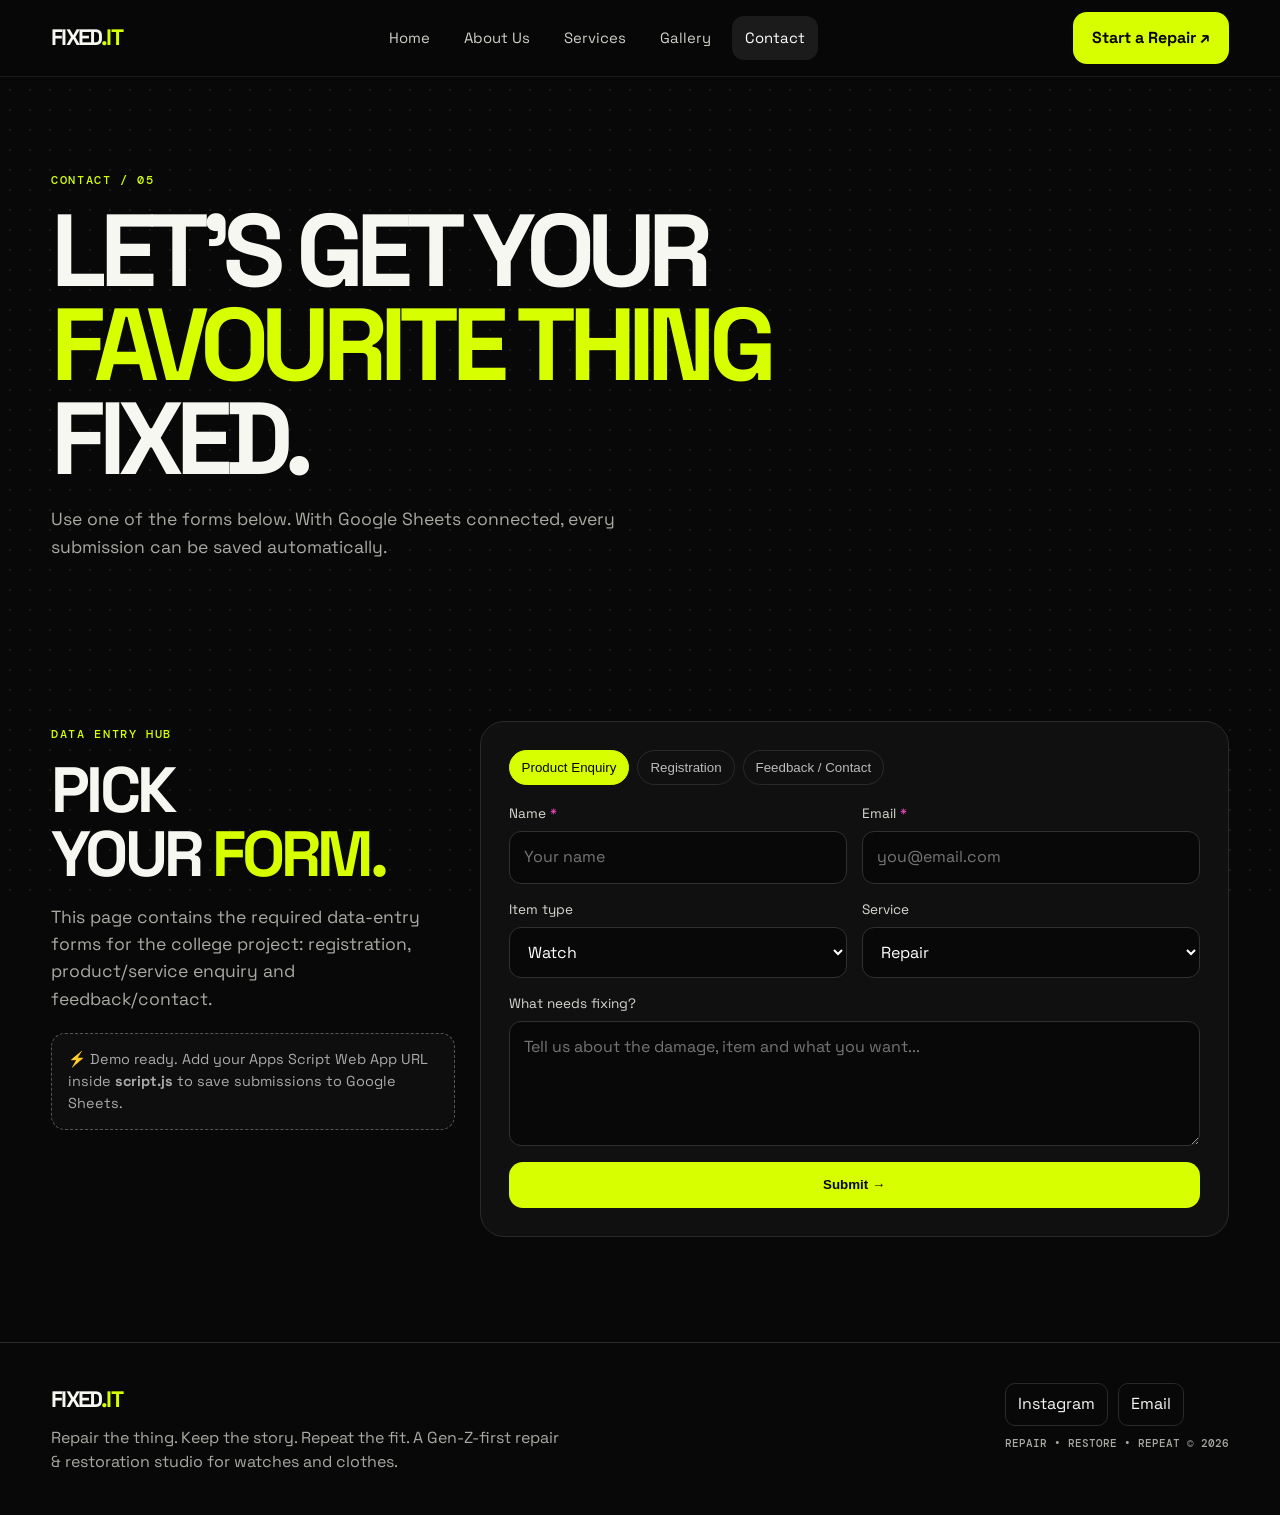
<file: contact.html>
<!DOCTYPE html>
<html lang="en">
<head>
<meta charset="UTF-8">
<meta name="viewport" content="width=device-width, initial-scale=1.0">
<meta name="description" content="FIXED.IT — Gen-Z repair and restoration studio for watches and clothes.">
<title>Contact & Forms | FIXED.IT</title>
<link rel="stylesheet" href="style.css">
</head>
<body>

<header class="nav">
  <div class="container nav-inner">
    <a class="logo" href="index.html">FIXED<span>.IT</span></a>
    <button class="menu" aria-label="Open menu">☰</button>
    <nav class="nav-links">
      <a href="index.html">Home</a>
      <a href="about.html">About Us</a>
      <a href="services.html">Services</a>
      <a href="gallery.html">Gallery</a>
      <a href="contact.html">Contact</a>
    </nav>
    <a class="btn btn-primary" href="contact.html">Start a Repair ↗</a>
  </div>
</header>

<main>
<section class="page-hero">
<div class="container reveal">
<span class="kicker">CONTACT / 05</span>
<h1>LET'S GET YOUR<br><span class="highlight">FAVOURITE THING</span> FIXED.</h1>
<p class="lead">Use one of the forms below. With Google Sheets connected, every submission can be saved automatically.</p>
</div>
</section>
<section class="section">
<div class="container form-wrap">
<div class="form-intro reveal">
<span class="kicker">DATA ENTRY HUB</span>
<h2 style="margin:12px 0 18px">PICK<br>YOUR <span class="highlight">FORM.</span></h2>
<p class="lead">This page contains the required data-entry forms for the college project: registration, product/service enquiry and feedback/contact.</p>
<div class="notice" style="margin-top:20px">⚡ Demo ready. Add your Apps Script Web App URL inside <b>script.js</b> to save submissions to Google Sheets.</div>
</div>
<div class="form-card reveal">
<div class="tabs">
<button class="tab active" data-target="enquiryPanel">Product Enquiry</button>
<button class="tab" data-target="registrationPanel">Registration</button>
<button class="tab" data-target="feedbackPanel">Feedback / Contact</button>
</div>

<div id="enquiryPanel" class="form-panel">
<form data-form>
<input type="hidden" name="formType" value="Product Enquiry">
<div class="form-grid">
<div class="field"><label>Name <span class="required">*</span></label><input name="name" required placeholder="Your name"></div>
<div class="field"><label>Email <span class="required">*</span></label><input type="email" name="email" required placeholder="you@email.com"></div>
<div class="field"><label>Item type</label><select name="itemType"><option>Watch</option><option>Clothing</option><option>Other</option></select></div>
<div class="field"><label>Service</label><select name="service"><option>Repair</option><option>Restoration</option><option>Custom rework</option><option>Not sure</option></select></div>
<div class="field full"><label>What needs fixing?</label><textarea name="message" placeholder="Tell us about the damage, item and what you want..."></textarea></div>
</div><button class="btn btn-primary" type="submit">Submit →</button><div class="form-message"></div>
</form>
</div>

<div id="registrationPanel" class="form-panel" style="display:none">
<form data-form>
<input type="hidden" name="formType" value="Registration">
<div class="form-grid">
<div class="field"><label>Full name <span class="required">*</span></label><input name="name" required></div>
<div class="field"><label>Email <span class="required">*</span></label><input type="email" name="email" required></div>
<div class="field"><label>Phone</label><input name="phone" type="tel"></div>
<div class="field"><label>Age group</label><select name="ageGroup"><option>Under 18</option><option>18–24</option><option>25–34</option><option>35+</option></select></div>
<div class="field full"><label>What are you interested in?</label><input name="interest" placeholder="Watches, clothing, custom restoration..."></div>
</div><button class="btn btn-primary" type="submit">Register →</button><div class="form-message"></div>
</form>
</div>

<div id="feedbackPanel" class="form-panel" style="display:none">
<form data-form>
<input type="hidden" name="formType" value="Feedback / Contact">
<div class="form-grid">
<div class="field"><label>Name <span class="required">*</span></label><input name="name" required></div>
<div class="field"><label>Email <span class="required">*</span></label><input type="email" name="email" required></div>
<div class="field"><label>Rating</label><select name="rating"><option>5 — Iconic</option><option>4 — Great</option><option>3 — Good</option><option>2 — Needs work</option><option>1 — Not it</option></select></div>
<div class="field"><label>Topic</label><select name="topic"><option>General</option><option>Service</option><option>Website</option><option>Suggestion</option></select></div>
<div class="field full"><label>Message <span class="required">*</span></label><textarea name="message" required placeholder="Drop your feedback..."></textarea></div>
</div><button class="btn btn-pink" type="submit">Send feedback →</button><div class="form-message"></div>
</form>
</div>
</div>
</div>
</section>
</main>

<footer class="footer">
  <div class="container footer-grid">
    <div>
      <div class="logo">FIXED<span>.IT</span></div>
      <p style="margin-top:8px">Repair the thing. Keep the story. Repeat the fit. A Gen-Z-first repair & restoration studio for watches and clothes.</p>
    </div>
    <div>
      <div class="socials">
        <a href="https://instagram.com/" target="_blank">Instagram</a>
        <a href="mailto:hello@fixedit.example">Email</a>
      </div>
      <p style="margin-top:10px;font:500 .7rem 'DM Mono',monospace">REPAIR • RESTORE • REPEAT © 2026</p>
    </div>
  </div>
</footer>
<script src="script.js"></script></body></html>
</file>
<file: style.css>
@import url('https://fonts.googleapis.com/css2?family=DM+Mono:wght@400;500&family=Space+Grotesk:wght@400;500;600;700&display=swap');

:root{
  --bg:#080808; --card:#121212; --card2:#181818; --text:#f7f7f2; --muted:#a9a9a3;
  --lime:#d7ff00; --pink:#ff4ecd; --violet:#8d5cff; --cyan:#00e5ff; --line:#2a2a2a;
  --radius:24px; --max:1180px;
}
*{box-sizing:border-box;margin:0;padding:0}
html{scroll-behavior:smooth}
body{font-family:'Space Grotesk',sans-serif;background:var(--bg);color:var(--text);line-height:1.55;overflow-x:hidden}
body:before{content:"";position:fixed;inset:0;pointer-events:none;opacity:.08;background-image:radial-gradient(#fff 1px,transparent 1px);background-size:20px 20px;z-index:-1}
a{color:inherit;text-decoration:none}
img{max-width:100%;display:block}
.container{width:min(var(--max),92%);margin:auto}
.nav{position:sticky;top:0;z-index:50;background:rgba(8,8,8,.82);backdrop-filter:blur(18px);border-bottom:1px solid rgba(255,255,255,.08)}
.nav-inner{height:76px;display:flex;align-items:center;justify-content:space-between}
.logo{font-size:1.4rem;font-weight:900;letter-spacing:-.08em}
.logo span{color:var(--lime)}
.nav-links{display:flex;gap:8px;align-items:center}
.nav-links a{padding:10px 13px;border-radius:12px;color:#cfcfc9;font-size:.93rem}
.nav-links a:hover,.nav-links a.active{background:#1b1b1b;color:#fff}
.menu{display:none;background:none;border:0;color:#fff;font-size:1.7rem}
.btn{display:inline-flex;align-items:center;justify-content:center;gap:9px;border:1px solid transparent;border-radius:14px;padding:13px 18px;font-weight:800;cursor:pointer;transition:.2s;min-height:46px}
.btn-primary{background:var(--lime);color:#080808}.btn-primary:hover{transform:translateY(-2px);box-shadow:0 12px 30px #d7ff0033}
.btn-dark{background:#171717;border-color:#333}.btn-dark:hover{border-color:#777;transform:translateY(-2px)}
.btn-pink{background:var(--pink);color:#080808}
.kicker{font:500 .78rem 'DM Mono',monospace;text-transform:uppercase;letter-spacing:.13em;color:var(--lime)}
h1{font-size:clamp(3.1rem,8vw,7rem);line-height:.92;letter-spacing:-.075em}
h2{font-size:clamp(2rem,5vw,4rem);line-height:1;letter-spacing:-.06em}
h3{font-size:1.25rem;letter-spacing:-.03em}
.lead{font-size:1.1rem;color:var(--muted);max-width:650px}
.section{padding:105px 0}
.grid{display:grid;gap:22px}
.hero{padding:80px 0 70px;min-height:calc(100vh - 76px);display:grid;align-items:center}
.hero-grid{display:grid;grid-template-columns:1.03fr .97fr;gap:50px;align-items:center}
.hero-copy h1{margin:17px 0 25px}
.hero-copy h1 em{font-style:normal;color:var(--lime)}
.hero-copy p{margin-bottom:30px}
.hero-actions{display:flex;gap:12px;flex-wrap:wrap}
.hero-art{position:relative}
.hero-art img{width:100%;filter:drop-shadow(0 25px 50px #000)}
.sticker{position:absolute;right:-10px;top:15px;background:var(--pink);color:#080808;padding:12px 15px;border:3px solid #080808;font-weight:900;transform:rotate(8deg);border-radius:10px}
.ticker{border-block:1px solid var(--line);overflow:hidden;white-space:nowrap;background:#0d0d0d}
.ticker-track{display:inline-block;padding:15px 0;animation:marquee 20s linear infinite;font:500 .75rem 'DM Mono',monospace;color:#ddd}
.ticker b{color:var(--lime)}
@keyframes marquee{to{transform:translateX(-50%)}}
.section-head{display:flex;justify-content:space-between;gap:30px;align-items:end;margin-bottom:35px}
.cards-3{grid-template-columns:repeat(3,1fr)}
.card{background:linear-gradient(145deg,var(--card),#0d0d0d);border:1px solid var(--line);border-radius:var(--radius);padding:28px;position:relative;overflow:hidden}
.card:after{content:"";position:absolute;width:100px;height:100px;border-radius:50%;background:var(--violet);filter:blur(55px);opacity:.15;right:-30px;top:-30px}
.card .num{font:500 .72rem 'DM Mono',monospace;color:var(--lime);margin-bottom:25px}
.card p{color:var(--muted);margin-top:10px}
.icon{font-size:2rem;margin-bottom:18px}
.marquee-card{min-height:240px}
.marquee-card:nth-child(2){transform:translateY(25px)}
.marquee-card:nth-child(3){transform:translateY(50px)}
.quote{border-left:4px solid var(--lime);padding:8px 0 8px 20px;font-size:1.5rem;max-width:750px}
.stats{display:grid;grid-template-columns:repeat(4,1fr);border:1px solid var(--line);border-radius:20px;overflow:hidden}
.stat{padding:28px;border-right:1px solid var(--line);background:#0f0f0f}.stat:last-child{border:0}
.stat strong{display:block;font-size:2.5rem;letter-spacing:-.06em;color:var(--lime)}.stat span{color:var(--muted);font-size:.9rem}
.split{display:grid;grid-template-columns:1fr 1fr;gap:28px;align-items:stretch}
.visual{border-radius:var(--radius);overflow:hidden;border:1px solid var(--line);background:#111}
.visual img{width:100%;height:100%;object-fit:cover}
.steps{counter-reset:step}
.step{display:grid;grid-template-columns:55px 1fr;gap:15px;padding:20px 0;border-bottom:1px solid var(--line)}
.step:before{counter-increment:step;content:counter(step,decimal-leading-zero);font:500 .85rem 'DM Mono',monospace;color:var(--lime)}
.form-wrap{display:grid;grid-template-columns:.7fr 1.3fr;gap:25px;align-items:start}
.form-intro{position:sticky;top:110px}
.form-card{background:#101010;border:1px solid var(--line);border-radius:var(--radius);padding:28px}
.form-grid{display:grid;grid-template-columns:1fr 1fr;gap:15px}
.field{display:flex;flex-direction:column;gap:7px}.field.full{grid-column:1/-1}
label{font-size:.85rem;color:#d8d8d1}.required{color:var(--pink)}
input,select,textarea{width:100%;background:#080808;border:1px solid #303030;color:#fff;border-radius:12px;padding:13px 14px;font:inherit;outline:none}
textarea{min-height:125px;resize:vertical}
input:focus,select:focus,textarea:focus{border-color:var(--lime);box-shadow:0 0 0 3px #d7ff0017}
.form-card .btn{margin-top:16px;width:100%}
.form-message{display:none;margin-top:12px;padding:12px;border-radius:10px;background:#172000;color:var(--lime);font-size:.9rem}
.tabs{display:flex;gap:8px;flex-wrap:wrap;margin-bottom:18px}.tab{padding:9px 12px;border:1px solid var(--line);border-radius:99px;background:#101010;color:#bbb;cursor:pointer}.tab.active{background:var(--lime);color:#080808;border-color:var(--lime)}
.gallery{grid-template-columns:repeat(2,1fr)}.gallery-item{position:relative;border-radius:20px;overflow:hidden;border:1px solid var(--line)}.gallery-item img{width:100%;transition:.4s}.gallery-item:hover img{transform:scale(1.035)}.gallery-item .tag{position:absolute;left:15px;bottom:15px;background:#080808dd;border:1px solid #444;border-radius:99px;padding:7px 11px;font:500 .72rem 'DM Mono',monospace}
.footer{border-top:1px solid var(--line);padding:40px 0}.footer-grid{display:flex;justify-content:space-between;gap:25px}.footer p{color:var(--muted);max-width:520px}.socials{display:flex;gap:10px}.socials a{border:1px solid var(--line);padding:8px 12px;border-radius:10px}
.page-hero{padding:90px 0 55px}.page-hero h1{max-width:900px;margin:12px 0 20px}
.badge{display:inline-block;padding:7px 10px;border:1px solid #383838;border-radius:99px;color:#bbb;font:500 .72rem 'DM Mono',monospace}
.dark-lime{background:linear-gradient(120deg,#151900,#0e0e0e)}
.highlight{color:var(--lime)}
.center{text-align:center}.center .lead{margin:15px auto 0}
.notice{padding:14px 16px;border:1px dashed #555;border-radius:14px;color:#aaa;background:#0e0e0e;font-size:.9rem}
.reveal{opacity:0;transform:translateY(18px);transition:.7s}.reveal.show{opacity:1;transform:none}
@media(max-width:900px){
 .hero-grid,.split,.form-wrap{grid-template-columns:1fr}.hero{padding-top:55px}.form-intro{position:static}
 .cards-3{grid-template-columns:1fr}.marquee-card:nth-child(2),.marquee-card:nth-child(3){transform:none}
 .stats{grid-template-columns:1fr 1fr}.stat:nth-child(2){border-right:0}.stat:nth-child(-n+2){border-bottom:1px solid var(--line)}
 .nav-links{display:none;position:absolute;left:4%;right:4%;top:70px;background:#101010;border:1px solid var(--line);padding:10px;border-radius:16px;flex-direction:column;align-items:stretch}
 .nav-links.open{display:flex}.nav-links a{padding:12px}.menu{display:block}
}
@media(max-width:600px){h1{font-size:3.2rem}.section{padding:75px 0}.section-head{display:block}.gallery,.form-grid{grid-template-columns:1fr}.field.full{grid-column:auto}.footer-grid{display:block}.footer-grid>*+*{margin-top:20px}}
</file>
